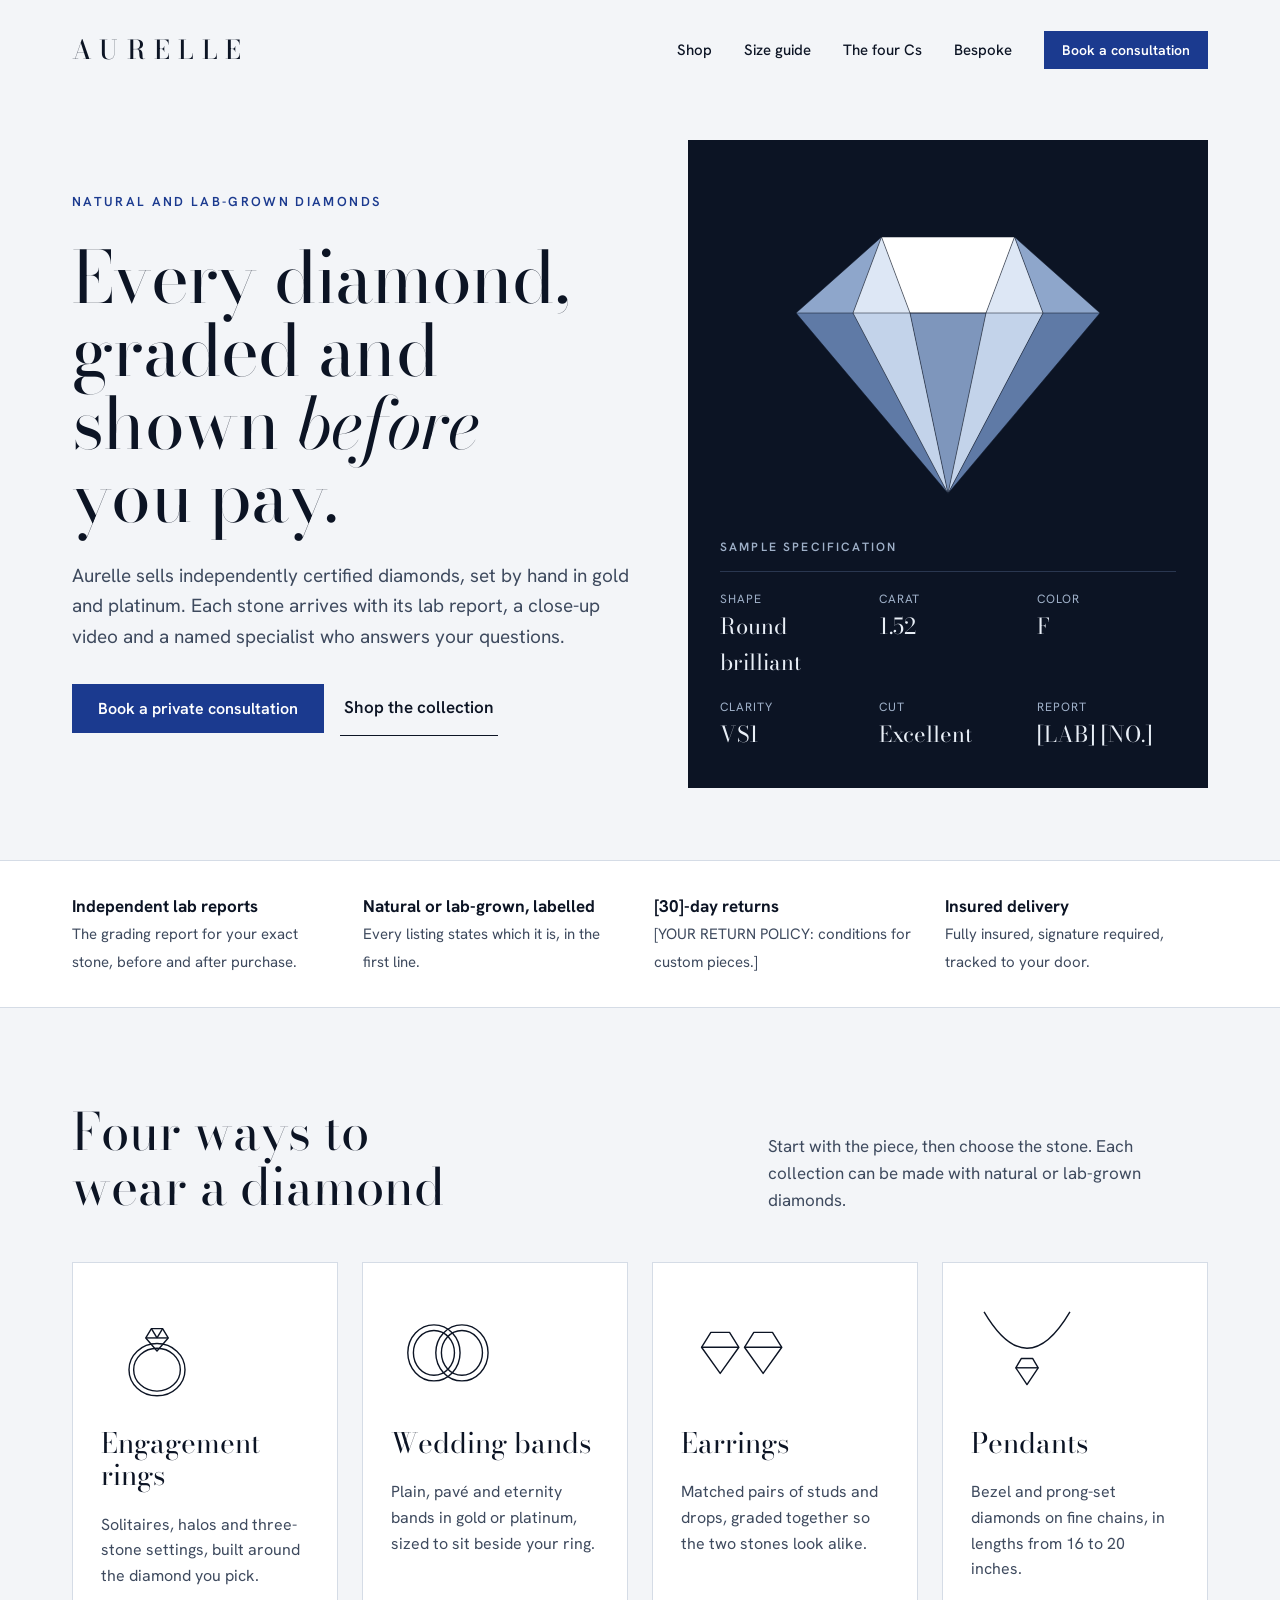
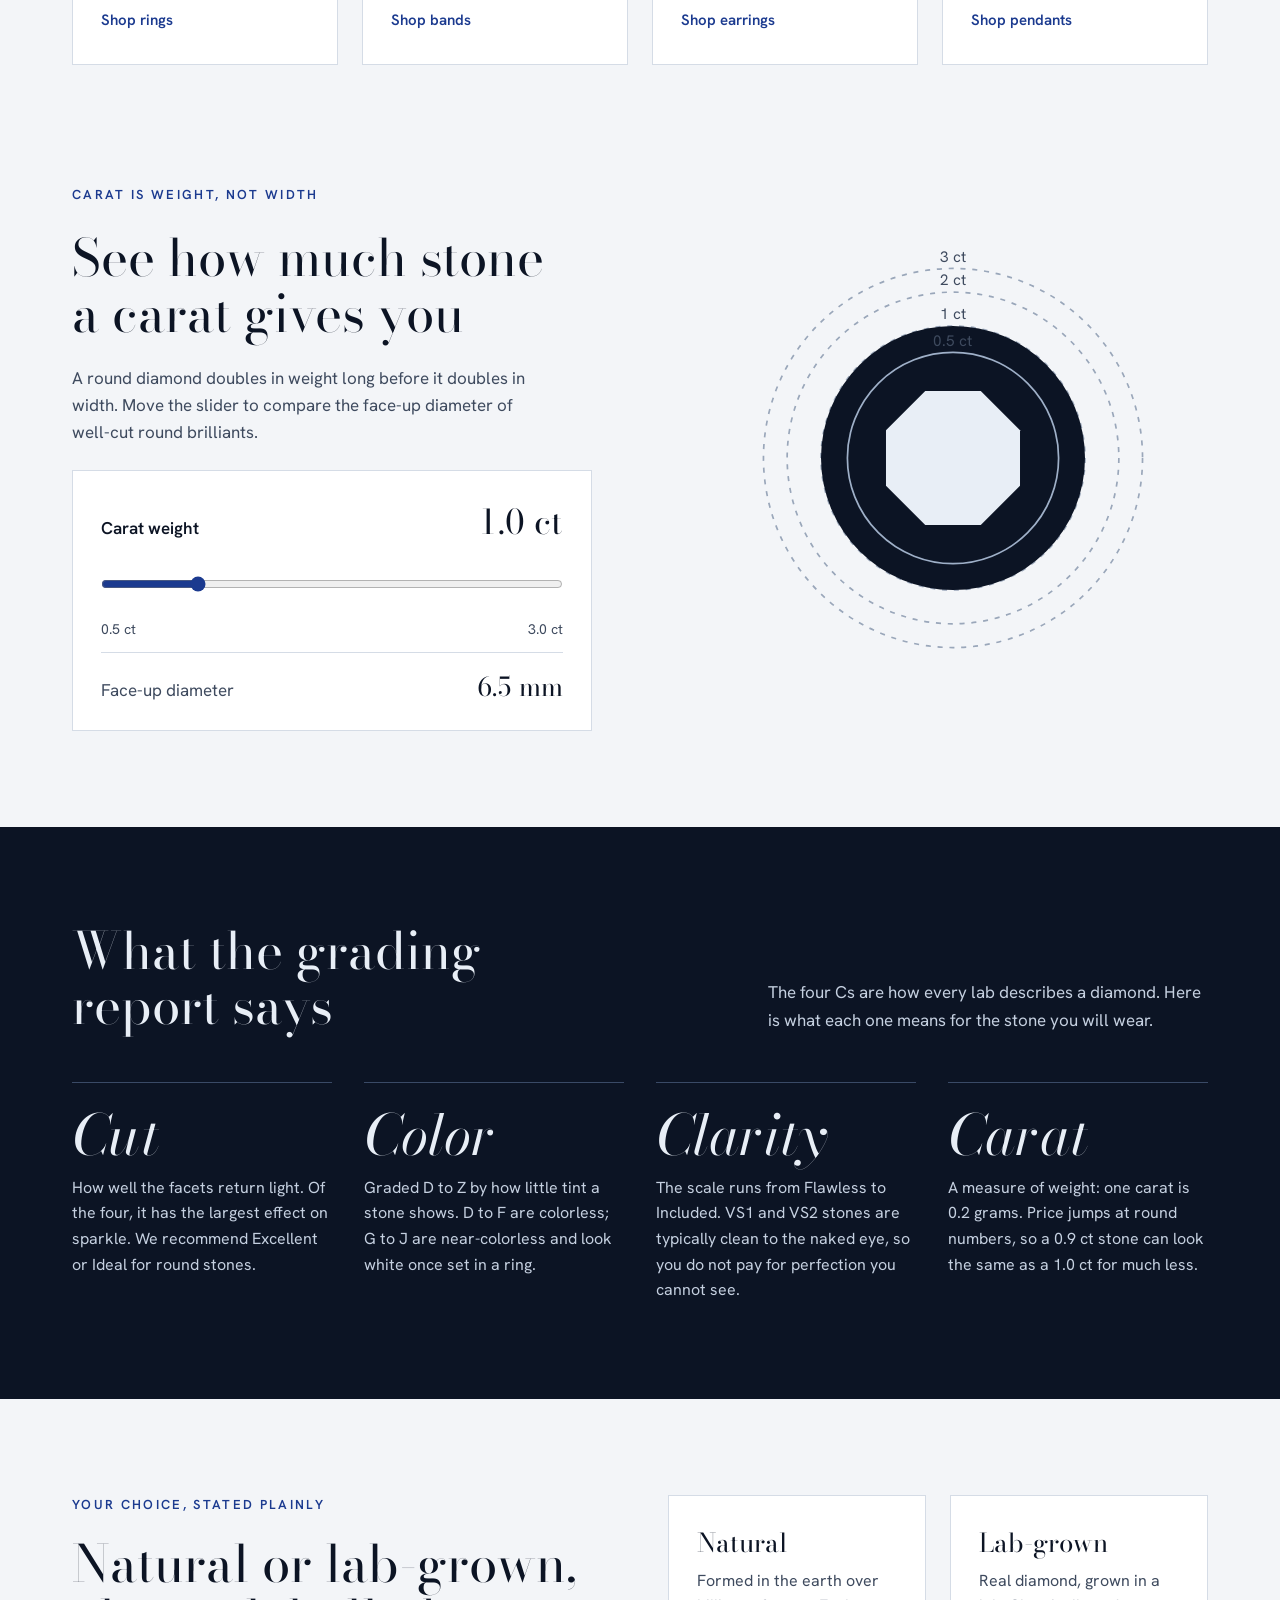
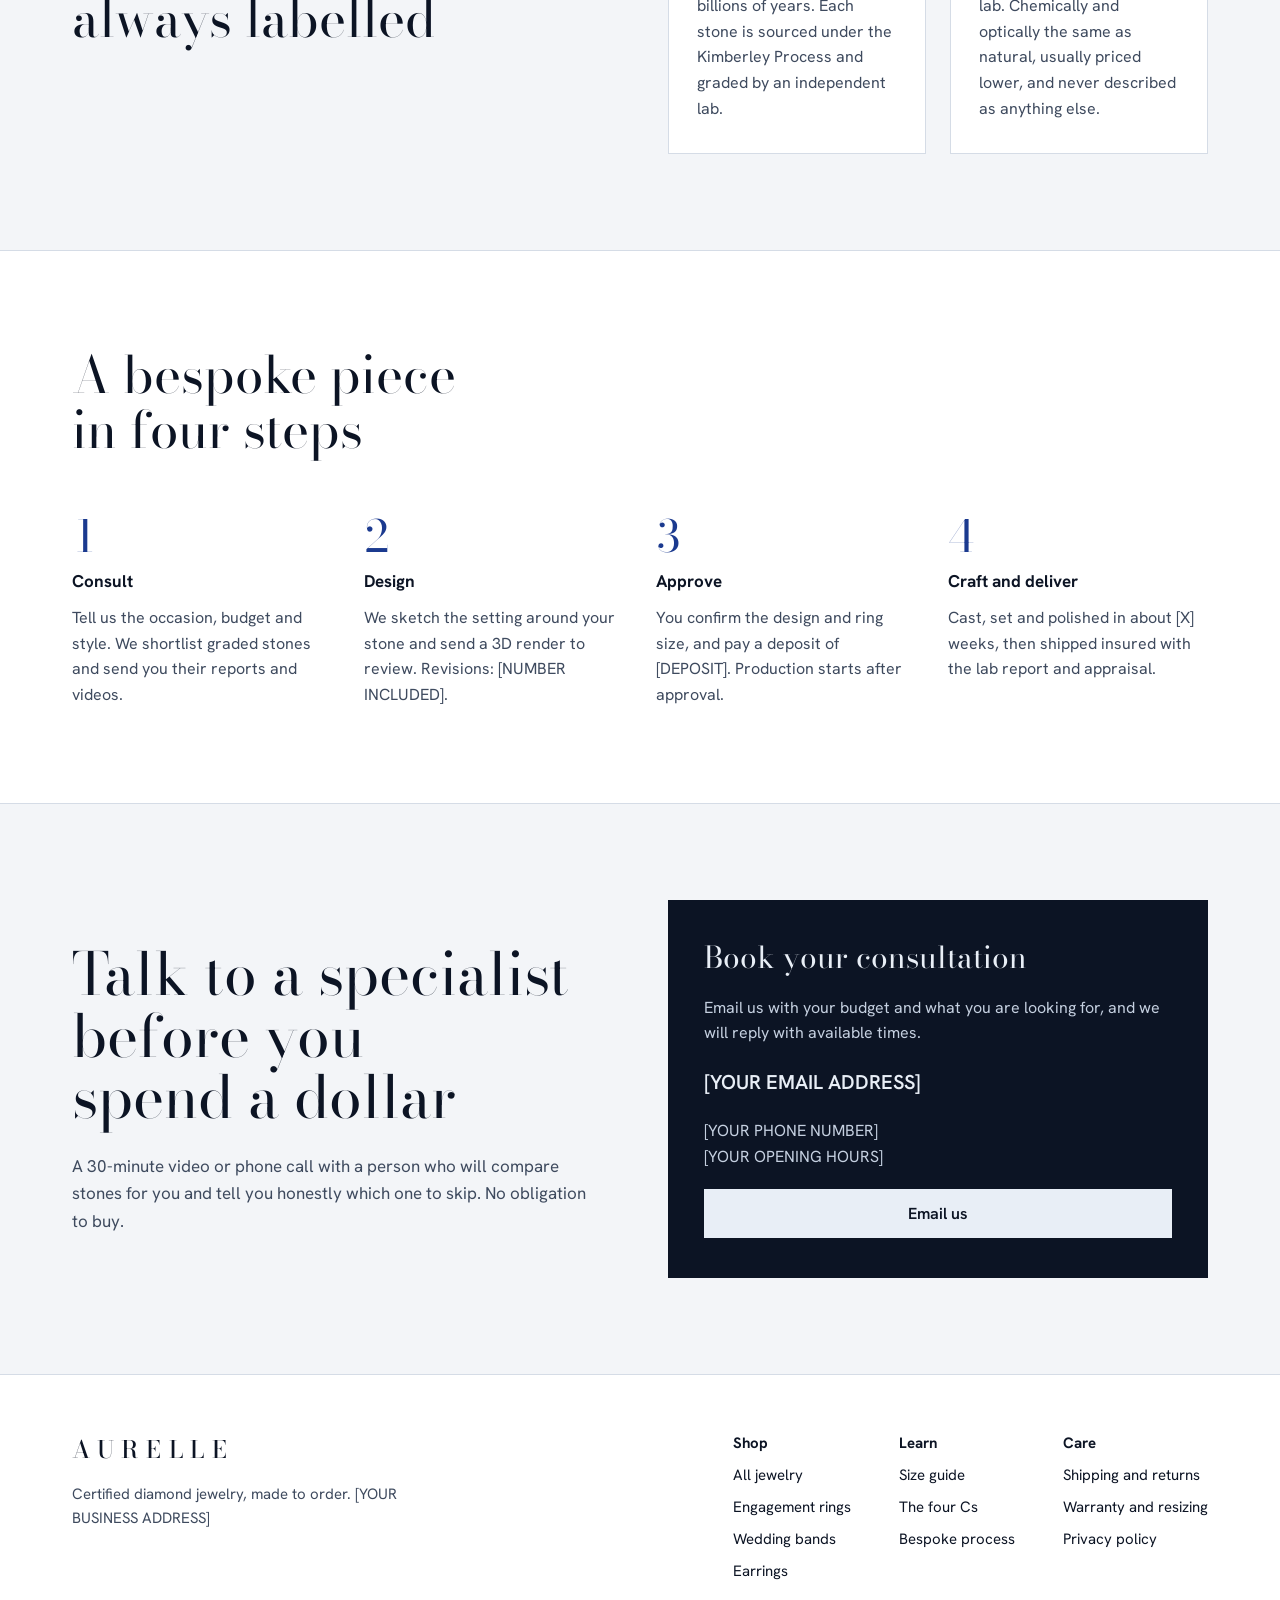
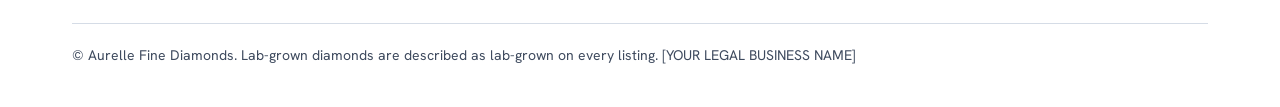
<file: index.html>
<!DOCTYPE html>
<html lang="en">
<head>
<meta charset="utf-8">
<meta name="viewport" content="width=device-width, initial-scale=1">
<title>Aurelle Fine Diamonds</title>
<meta name="description" content="Independently certified natural and lab-grown diamonds, set by hand. Every stone shown and graded before you pay.">
<link rel="preconnect" href="https://fonts.googleapis.com">
<link rel="preconnect" href="https://fonts.gstatic.com" crossorigin>
<link href="https://fonts.googleapis.com/css2?family=Bodoni+Moda:ital,opsz,wght@0,6..96,400;0,6..96,500;0,6..96,600;1,6..96,400&family=Hanken+Grotesk:wght@400;500;600&display=swap" rel="stylesheet">
<link rel="stylesheet" href="styles.css">
</head>
<body data-page="home">
<div id="site-header"></div>

<main>
<!-- HERO -->
<div class="wrap">
  <div class="hero">
    <div class="hero-copy">
      <div class="eyebrow">Natural and lab-grown diamonds</div>
      <h1>Every diamond, graded and shown <em>before</em> you pay.</h1>
      <p class="lede">Aurelle sells independently certified diamonds, set by hand in gold and platinum. Each stone arrives with its lab report, a close-up video and a named specialist who answers your questions.</p>
      <div class="row">
        <a class="btn" href="#consult">Book a private consultation</a>
        <a class="link" href="products.html">Shop the collection</a>
      </div>
    </div>
    <div class="hero-panel">
      <div class="gem">
        <svg viewBox="0 0 400 360" role="img" aria-label="Round brilliant diamond, side view">
          <polygon points="40,140 130,60 100,140" fill="#8EA6CB"/>
          <polygon points="100,140 130,60 160,140" fill="#DDE7F5"/>
          <polygon points="130,60 270,60 240,140 160,140" fill="#FFFFFF"/>
          <polygon points="240,140 270,60 300,140" fill="#DDE7F5"/>
          <polygon points="300,140 270,60 360,140" fill="#8EA6CB"/>
          <polygon points="40,140 100,140 200,330" fill="#5F7AA6"/>
          <polygon points="100,140 160,140 200,330" fill="#C3D3EA"/>
          <polygon points="160,140 240,140 200,330" fill="#7E96BC"/>
          <polygon points="240,140 300,140 200,330" fill="#C3D3EA"/>
          <polygon points="300,140 360,140 200,330" fill="#5F7AA6"/>
          <g fill="none" stroke="#0C1424" stroke-opacity=".55" stroke-width="1" stroke-linejoin="round">
            <polygon points="40,140 130,60 270,60 360,140 200,330"/>
            <line x1="40" y1="140" x2="360" y2="140"/>
            <line x1="100" y1="140" x2="130" y2="60"/><line x1="160" y1="140" x2="130" y2="60"/>
            <line x1="240" y1="140" x2="270" y2="60"/><line x1="300" y1="140" x2="270" y2="60"/>
            <line x1="100" y1="140" x2="200" y2="330"/><line x1="160" y1="140" x2="200" y2="330"/>
            <line x1="240" y1="140" x2="200" y2="330"/><line x1="300" y1="140" x2="200" y2="330"/>
            <line x1="160" y1="140" x2="240" y2="140"/>
          </g>
        </svg>
      </div>
      <div class="spec">
        <small>Sample specification</small>
        <dl>
          <div><dt>Shape</dt><dd>Round brilliant</dd></div>
          <div><dt>Carat</dt><dd>1.52</dd></div>
          <div><dt>Color</dt><dd>F</dd></div>
          <div><dt>Clarity</dt><dd>VS1</dd></div>
          <div><dt>Cut</dt><dd>Excellent</dd></div>
          <div><dt>Report</dt><dd>[LAB] [NO.]</dd></div>
        </dl>
      </div>
    </div>
  </div>
</div>

<!-- TRUST STRIP -->
<div class="strip"><div class="wrap">
  <div><strong>Independent lab reports</strong><span>The grading report for your exact stone, before and after purchase.</span></div>
  <div><strong>Natural or lab-grown, labelled</strong><span>Every listing states which it is, in the first line.</span></div>
  <div><strong>[30]-day returns</strong><span>[YOUR RETURN POLICY: conditions for custom pieces.]</span></div>
  <div><strong>Insured delivery</strong><span>Fully insured, signature required, tracked to your door.</span></div>
</div></div>

<!-- COLLECTIONS -->
<section id="collections"><div class="wrap">
  <div class="head">
    <h2 style="max-width:16ch">Four ways to wear a diamond</h2>
    <p>Start with the piece, then choose the stone. Each collection can be made with natural or lab-grown diamonds.</p>
  </div>
  <div class="grid">
    <a class="card" href="products.html?cat=rings">
      <svg viewBox="0 0 120 120" role="img" aria-label="Solitaire ring"><g fill="none" stroke="#0C1424" stroke-width="1.5" stroke-linejoin="round"><ellipse cx="60" cy="80" rx="30" ry="28"/><ellipse cx="60" cy="80" rx="25" ry="23"/><polygon points="48,46 54,36 66,36 72,46 60,60"/><line x1="48" y1="46" x2="72" y2="46"/><line x1="54" y1="36" x2="60" y2="46"/><line x1="66" y1="36" x2="60" y2="46"/></g></svg>
      <h3>Engagement rings</h3><p>Solitaires, halos and three-stone settings, built around the diamond you pick.</p><div class="price">Shop rings</div>
    </a>
    <a class="card" href="products.html?cat=bands">
      <svg viewBox="0 0 120 120" role="img" aria-label="Wedding bands"><g fill="none" stroke="#0C1424" stroke-width="1.5"><ellipse cx="46" cy="62" rx="28" ry="30"/><ellipse cx="46" cy="62" rx="22" ry="24"/><ellipse cx="76" cy="62" rx="28" ry="30"/><ellipse cx="76" cy="62" rx="22" ry="24"/></g></svg>
      <h3>Wedding bands</h3><p>Plain, pavé and eternity bands in gold or platinum, sized to sit beside your ring.</p><div class="price">Shop bands</div>
    </a>
    <a class="card" href="products.html?cat=earrings">
      <svg viewBox="0 0 120 120" role="img" aria-label="Diamond stud earrings"><g fill="none" stroke="#0C1424" stroke-width="1.5" stroke-linejoin="round"><polygon points="22,56 32,40 52,40 62,56 42,84"/><line x1="22" y1="56" x2="62" y2="56"/><polygon points="68,56 78,40 98,40 108,56 88,84"/><line x1="68" y1="56" x2="108" y2="56"/></g></svg>
      <h3>Earrings</h3><p>Matched pairs of studs and drops, graded together so the two stones look alike.</p><div class="price">Shop earrings</div>
    </a>
    <a class="card" href="products.html?cat=pendants">
      <svg viewBox="0 0 120 120" role="img" aria-label="Diamond pendant"><g fill="none" stroke="#0C1424" stroke-width="1.5" stroke-linejoin="round"><path d="M14,18 Q60,96 106,18"/><polygon points="48,78 54,68 66,68 72,78 60,96"/><line x1="48" y1="78" x2="72" y2="78"/></g></svg>
      <h3>Pendants</h3><p>Bezel and prong-set diamonds on fine chains, in lengths from 16 to 20 inches.</p><div class="price">Shop pendants</div>
    </a>
  </div>
</div></section>

<!-- SIZE GUIDE -->
<section id="size" style="padding-top:24px"><div class="wrap">
  <div class="sizer">
    <div class="sizer-copy">
      <div class="eyebrow">Carat is weight, not width</div>
      <h2>See how much stone a carat gives you</h2>
      <p>A round diamond doubles in weight long before it doubles in width. Move the slider to compare the face-up diameter of well-cut round brilliants.</p>
      <div class="panel">
        <label for="carat"><span>Carat weight</span><span class="big"><span id="caratText">1.0</span> ct</span></label>
        <input id="carat" type="range" min="0.5" max="3" step="0.1" value="1">
        <div class="scale"><span>0.5 ct</span><span>3.0 ct</span></div>
        <div class="readout"><span>Face-up diameter</span><b><span id="mmText">6.5</span> mm</b></div>
      </div>
    </div>
    <div class="sizer-viz">
      <svg viewBox="0 0 260 260" role="img" aria-label="Relative diameters of round diamonds from 0.5 to 3 carat">
        <g fill="none" stroke="#9AA7BA" stroke-width="1" stroke-dasharray="3 4">
          <circle cx="130" cy="130" r="62"/><circle cx="130" cy="130" r="78"/>
          <circle cx="130" cy="130" r="98"/><circle cx="130" cy="130" r="112"/>
        </g>
        <circle id="gemOuter" cx="130" cy="130" r="78" fill="#0C1424"/>
        <circle id="gemInner" cx="130" cy="130" r="62" fill="none" stroke="#9FB0C8" stroke-width="1"/>
        <polygon id="gemTable" points="" fill="#E8EEF6"/>
        <g font-size="9" fill="#3E4A5E" font-family="'Hanken Grotesk',system-ui,sans-serif" text-anchor="middle">
          <text x="130" y="64">0.5 ct</text><text x="130" y="48">1 ct</text><text x="130" y="28">2 ct</text><text x="130" y="14">3 ct</text>
        </g>
      </svg>
    </div>
  </div>
</div></section>

<!-- FOUR Cs -->
<section id="fourcs" class="dark"><div class="wrap">
  <div class="head">
    <h2 style="max-width:14ch">What the grading report says</h2>
    <p>The four Cs are how every lab describes a diamond. Here is what each one means for the stone you will wear.</p>
  </div>
  <div class="cs">
    <div><h3>Cut</h3><p>How well the facets return light. Of the four, it has the largest effect on sparkle. We recommend Excellent or Ideal for round stones.</p></div>
    <div><h3>Color</h3><p>Graded D to Z by how little tint a stone shows. D to F are colorless; G to J are near-colorless and look white once set in a ring.</p></div>
    <div><h3>Clarity</h3><p>The scale runs from Flawless to Included. VS1 and VS2 stones are typically clean to the naked eye, so you do not pay for perfection you cannot see.</p></div>
    <div><h3>Carat</h3><p>A measure of weight: one carat is 0.2 grams. Price jumps at round numbers, so a 0.9 ct stone can look the same as a 1.0 ct for much less.</p></div>
  </div>
</div></section>

<!-- NATURAL VS LAB -->
<section><div class="wrap">
  <div class="two">
    <div style="display:flex;flex-direction:column;gap:20px">
      <div class="eyebrow">Your choice, stated plainly</div>
      <h2>Natural or lab-grown, always labelled</h2>
    </div>
    <div class="grid">
      <div class="card" style="gap:10px"><h3 style="font-size:26px">Natural</h3><p>Formed in the earth over billions of years. Each stone is sourced under the Kimberley Process and graded by an independent lab.</p></div>
      <div class="card" style="gap:10px"><h3 style="font-size:26px">Lab-grown</h3><p>Real diamond, grown in a lab. Chemically and optically the same as natural, usually priced lower, and never described as anything else.</p></div>
    </div>
  </div>
</div></section>

<!-- BESPOKE -->
<section id="bespoke" class="band"><div class="wrap">
  <h2 style="max-width:18ch;margin-bottom:56px">A bespoke piece in four steps</h2>
  <div class="steps">
    <div><b class="n">1</b><strong>Consult</strong><p>Tell us the occasion, budget and style. We shortlist graded stones and send you their reports and videos.</p></div>
    <div><b class="n">2</b><strong>Design</strong><p>We sketch the setting around your stone and send a 3D render to review. Revisions: [NUMBER INCLUDED].</p></div>
    <div><b class="n">3</b><strong>Approve</strong><p>You confirm the design and ring size, and pay a deposit of [DEPOSIT]. Production starts after approval.</p></div>
    <div><b class="n">4</b><strong>Craft and deliver</strong><p>Cast, set and polished in about [X] weeks, then shipped insured with the lab report and appraisal.</p></div>
  </div>
</div></section>

<!-- CONSULT -->
<section id="consult"><div class="wrap">
  <div class="consult">
    <div style="display:flex;flex-direction:column;gap:24px">
      <h2 style="font-size:clamp(2.4rem,4.6vw,4rem);line-height:1.05">Talk to a specialist before you spend a dollar</h2>
      <p class="lede" style="font-size:17px">A 30-minute video or phone call with a person who will compare stones for you and tell you honestly which one to skip. No obligation to buy.</p>
    </div>
    <div class="consult-box">
      <h3>Book your consultation</h3>
      <p>Email us with your budget and what you are looking for, and we will reply with available times.</p>
      <div style="font-size:20px;font-weight:600">[YOUR EMAIL ADDRESS]</div>
      <p>[YOUR PHONE NUMBER]<br>[YOUR OPENING HOURS]</p>
      <a class="btn light" href="mailto:hello@yourdomain.com?subject=Consultation%20request">Email us</a>
    </div>
  </div>
</div></section>
</main>

<div id="site-footer"></div>
<script src="partials.js"></script>
<script src="home.js"></script>
</body>
</html>
</file>
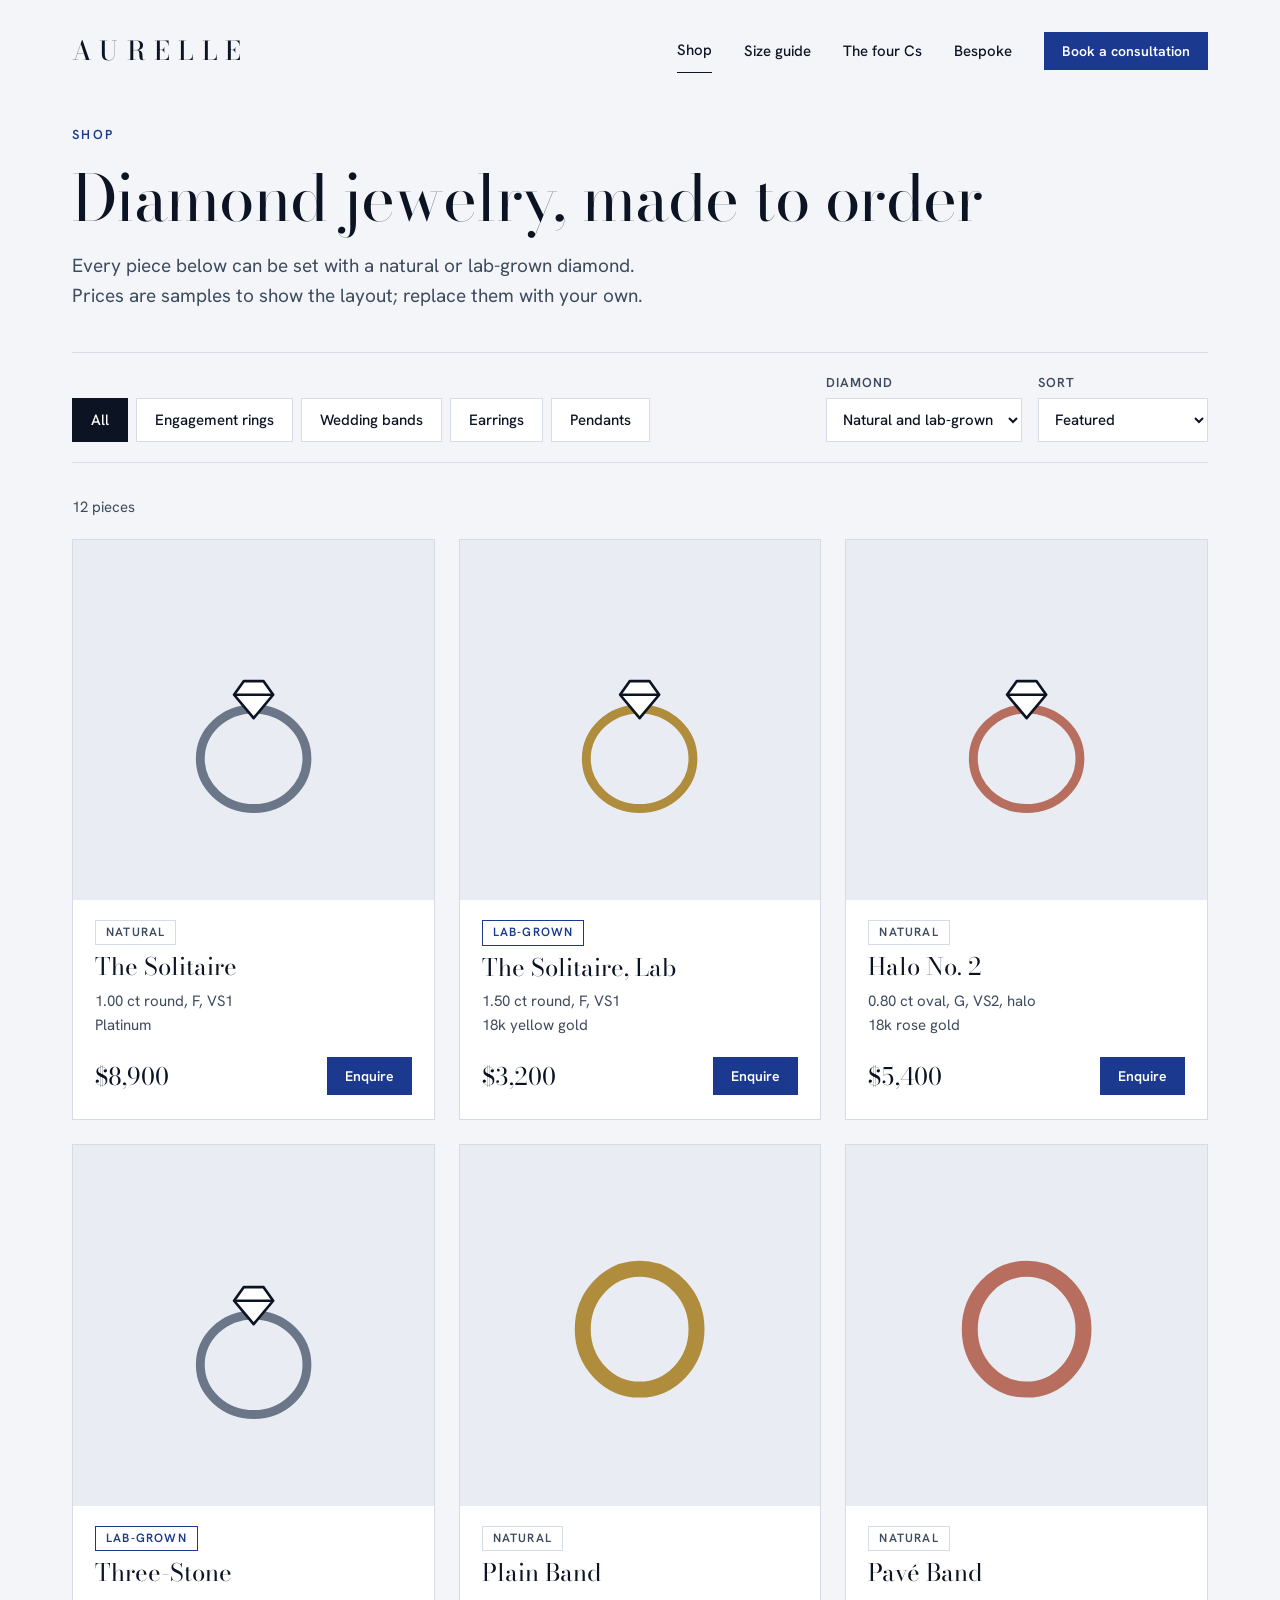
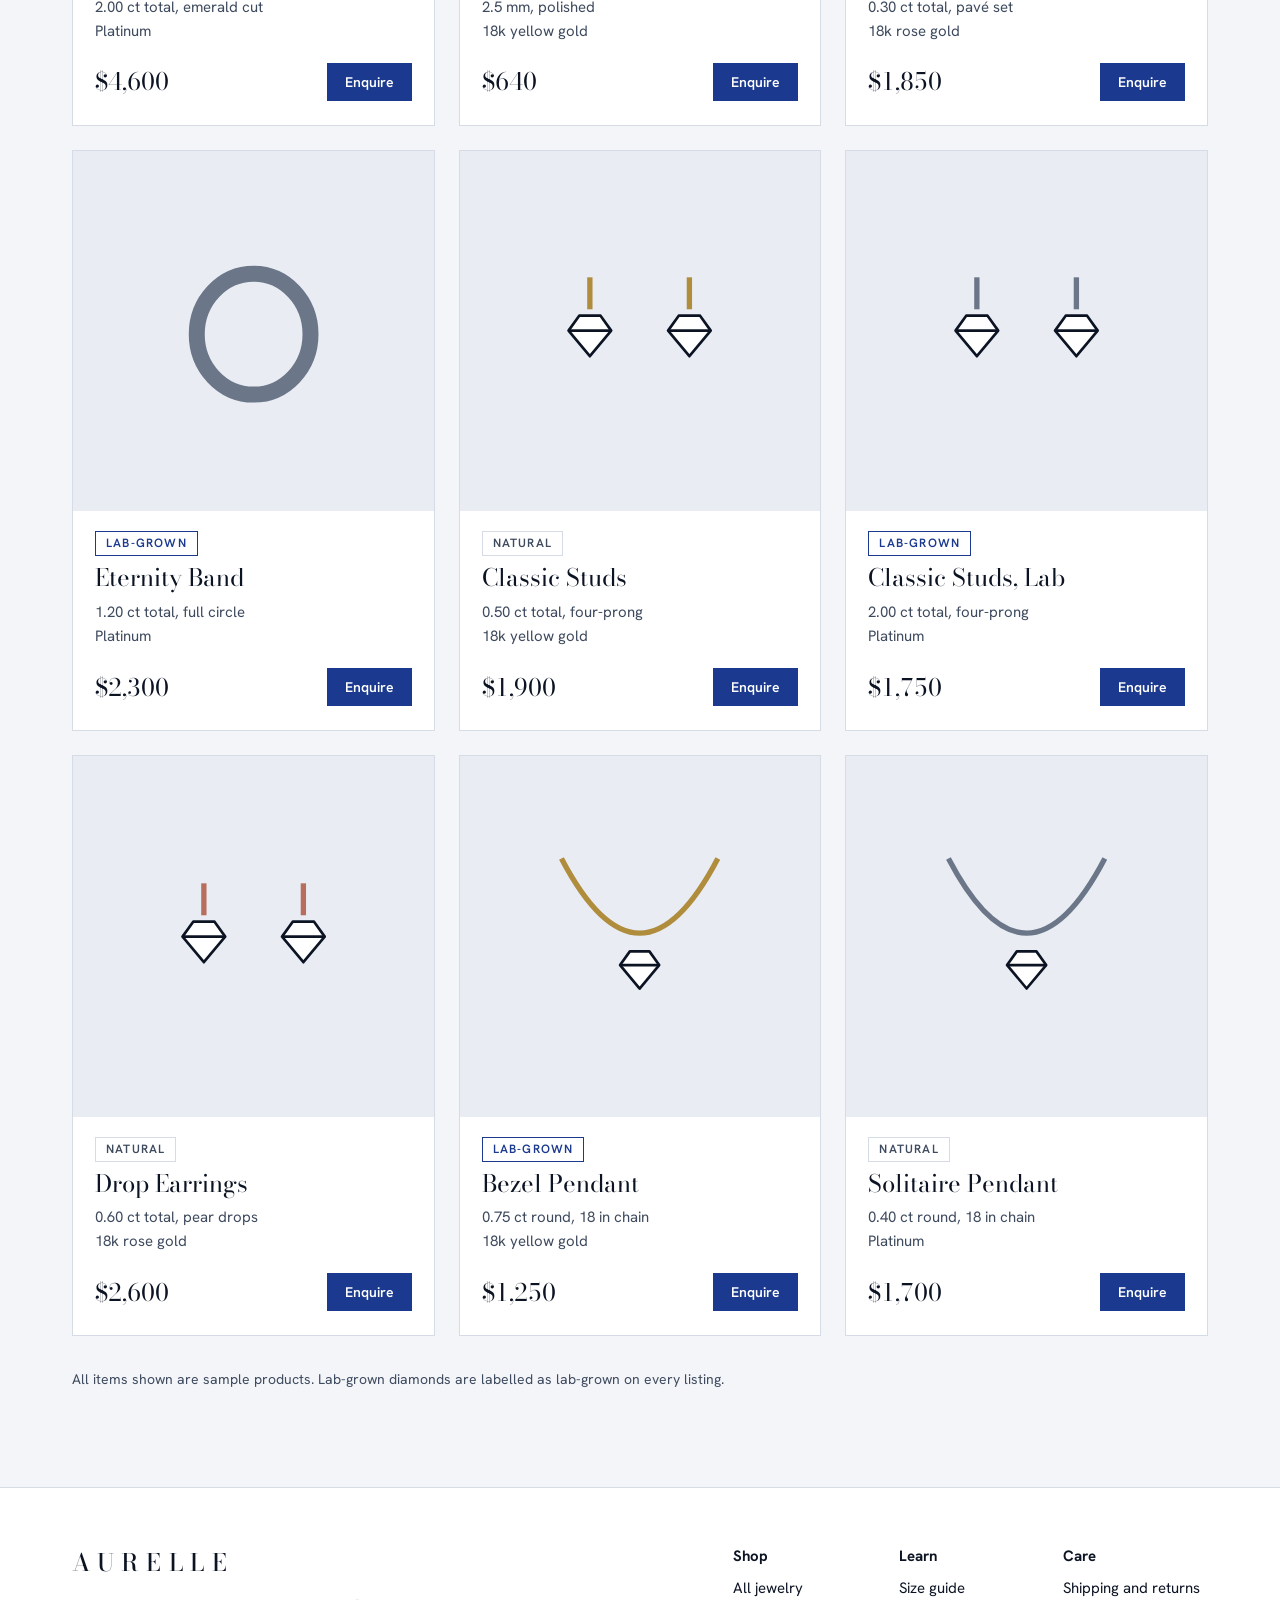
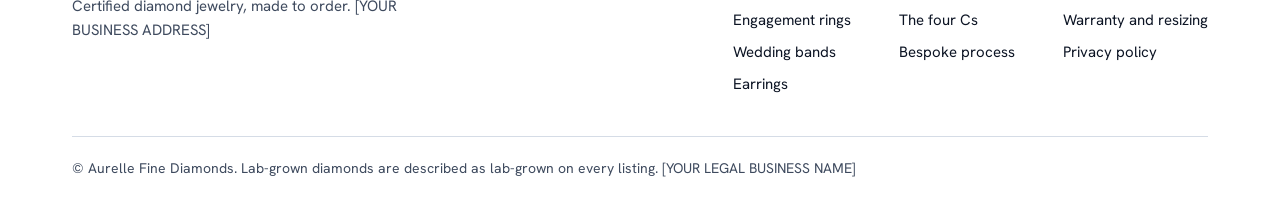
<file: products.html>
<!DOCTYPE html>
<html lang="en">
<head>
<meta charset="utf-8">
<meta name="viewport" content="width=device-width, initial-scale=1">
<title>Shop diamond jewelry | Aurelle</title>
<meta name="description" content="Engagement rings, wedding bands, earrings and pendants with certified natural and lab-grown diamonds.">
<link rel="preconnect" href="https://fonts.googleapis.com">
<link rel="preconnect" href="https://fonts.gstatic.com" crossorigin>
<link href="https://fonts.googleapis.com/css2?family=Bodoni+Moda:ital,opsz,wght@0,6..96,400;0,6..96,500;0,6..96,600;1,6..96,400&family=Hanken+Grotesk:wght@400;500;600&display=swap" rel="stylesheet">
<link rel="stylesheet" href="styles.css">
</head>
<body data-page="products">
<div id="site-header"></div>

<main class="wrap">
  <div class="page-head">
    <div class="eyebrow">Shop</div>
    <h1 style="font-size:clamp(2.4rem,5vw,4.2rem)">Diamond jewelry, made to order</h1>
    <p class="lede">Every piece below can be set with a natural or lab-grown diamond. Prices are samples to show the layout; replace them with your own.</p>
  </div>

  <div class="toolbar">
    <div class="chips" role="group" aria-label="Filter by category" id="chips">
      <button class="chip" type="button" data-cat="all" aria-pressed="true">All</button>
      <button class="chip" type="button" data-cat="rings" aria-pressed="false">Engagement rings</button>
      <button class="chip" type="button" data-cat="bands" aria-pressed="false">Wedding bands</button>
      <button class="chip" type="button" data-cat="earrings" aria-pressed="false">Earrings</button>
      <button class="chip" type="button" data-cat="pendants" aria-pressed="false">Pendants</button>
    </div>
    <div class="selects">
      <label for="type">Diamond
        <select id="type"><option value="all">Natural and lab-grown</option><option value="natural">Natural</option><option value="lab">Lab-grown</option></select>
      </label>
      <label for="sort">Sort
        <select id="sort"><option value="featured">Featured</option><option value="low">Price: low to high</option><option value="high">Price: high to low</option></select>
      </label>
    </div>
  </div>

  <div class="count" id="count" aria-live="polite"></div>
  <div class="products" id="products"></div>
  <p class="note">All items shown are sample products. Lab-grown diamonds are labelled as lab-grown on every listing.</p>
</main>

<div id="site-footer" style="margin-top:96px"></div>
<script src="partials.js"></script>
<script src="products.js"></script>
</body>
</html>
</file>
<file: styles.css>
/* Aurelle Fine Diamonds - shared styles */
:root{
  --ground:#F3F5F8; --surface:#FFFFFF; --ink:#0C1424; --muted:#3E4A5E;
  --line:#D5DCE6; --accent:#1B3A8F; --ice:#E8EEF6; --ice-muted:#C5D0E0;
  --display:'Bodoni Moda',Didot,'Bodoni 72',Georgia,serif;
  --body:'Hanken Grotesk',system-ui,-apple-system,'Segoe UI',sans-serif;
}
*{box-sizing:border-box}
html{scroll-behavior:smooth}
body{margin:0;background:var(--ground);color:var(--ink);font-family:var(--body);font-size:17px;line-height:1.6}
a{color:inherit;text-decoration:none}
img,svg{max-width:100%}
:focus-visible{outline:3px solid var(--accent);outline-offset:3px}
.wrap{max-width:1200px;margin:0 auto;padding:0 32px}
.eyebrow{font-size:13px;font-weight:600;letter-spacing:.18em;text-transform:uppercase;color:var(--accent)}
h1,h2,h3{font-family:var(--display);font-weight:400;margin:0;text-wrap:balance}
h1{font-size:clamp(2.7rem,5.6vw,5rem);line-height:1.02;letter-spacing:-.01em}
h2{font-size:clamp(2.2rem,4vw,3.4rem);line-height:1.08}
p{margin:0}
.lede{color:var(--muted);font-size:19px;max-width:52ch}

/* nav */
.nav{display:flex;flex-wrap:wrap;align-items:center;justify-content:space-between;gap:20px;padding:28px 0}
.logo{font-family:var(--display);font-size:26px;letter-spacing:.32em;font-weight:500;text-transform:uppercase}
.nav nav{display:flex;flex-wrap:wrap;align-items:center;gap:8px 32px;font-size:15px;font-weight:500}
.nav nav a{padding:10px 0}
.nav nav a:hover,.link:hover{color:var(--accent)}
.nav nav a[aria-current="page"]{border-bottom:1px solid var(--ink)}

/* buttons */
.btn{display:inline-block;background:var(--accent);color:#fff;padding:14px 26px;font:600 16px var(--body);border:0;cursor:pointer;text-align:center}
.btn:hover{opacity:.88}
.btn.light{background:var(--ice);color:var(--ink)}
.btn.small{padding:10px 18px;font-size:14px}
.link{padding:14px 4px;font-weight:600;border-bottom:1px solid var(--ink)}
.row{display:flex;flex-wrap:wrap;gap:16px;align-items:center}

/* hero */
.hero{display:flex;flex-wrap:wrap;align-items:stretch;gap:56px;padding:40px 0 72px}
.hero-copy{flex:1 1 460px;min-width:0;display:flex;flex-direction:column;justify-content:center;gap:28px}
.hero-panel{flex:1 1 420px;min-width:0;background:var(--ink);color:var(--ice)}
.hero-panel .gem{padding:40px 32px 8px;display:flex;justify-content:center}
.hero-panel .gem svg{width:100%;max-width:380px;height:auto}
.spec{padding:8px 32px 36px;display:flex;flex-direction:column;gap:14px}
.spec small{font-size:12px;font-weight:600;letter-spacing:.18em;text-transform:uppercase;color:#9FB0C8}
.spec dl{display:grid;grid-template-columns:repeat(auto-fit,minmax(min(120px,100%),1fr));gap:18px 20px;border-top:1px solid #2A3750;padding-top:18px;margin:0}
.spec dt{font-size:12px;color:#9FB0C8;letter-spacing:.08em;text-transform:uppercase}
.spec dd{margin:0;font-family:var(--display);font-size:22px}

/* strips and sections */
.strip{background:var(--surface);border-block:1px solid var(--line)}
.strip .wrap{padding-block:32px;display:grid;grid-template-columns:repeat(auto-fit,minmax(min(240px,100%),1fr));gap:28px}
.strip strong{display:block}
.strip span{font-size:15px;color:var(--muted)}
section{padding-block:96px}
.head{display:flex;flex-wrap:wrap;justify-content:space-between;align-items:flex-end;gap:20px;margin-bottom:48px}
.head p{max-width:44ch;color:var(--muted)}
.grid{display:grid;grid-template-columns:repeat(auto-fit,minmax(min(250px,100%),1fr));gap:24px}
.card{background:var(--surface);border:1px solid var(--line);padding:32px 28px;display:flex;flex-direction:column;gap:20px}
a.card:hover{border-color:var(--ink)}
.card svg{width:112px;height:112px}
.card h3{font-size:28px;line-height:1.15}
.card p{color:var(--muted);font-size:16px}
.price{margin-top:auto;font-weight:600;font-size:15px;color:var(--accent)}

/* size guide */
.sizer{display:flex;flex-wrap:wrap;align-items:center;gap:56px}
.sizer-copy{flex:1 1 440px;min-width:0;display:flex;flex-direction:column;gap:24px}
.sizer-copy p{color:var(--muted);max-width:48ch}
.panel{background:var(--surface);border:1px solid var(--line);padding:24px 28px;display:flex;flex-direction:column;gap:12px;max-width:520px}
.panel label{display:flex;justify-content:space-between;align-items:baseline;gap:16px;font-weight:600}
.big{font-family:var(--display);font-size:34px;font-variant-numeric:tabular-nums;font-weight:400}
.panel input[type=range]{width:100%;accent-color:var(--accent);height:44px;margin:0}
.scale{display:flex;justify-content:space-between;font-size:14px;color:var(--muted)}
.readout{border-top:1px solid var(--line);padding-top:14px;display:flex;justify-content:space-between;align-items:baseline;gap:16px;color:var(--muted)}
.readout b{font:400 26px var(--display);color:var(--ink);font-variant-numeric:tabular-nums}
.sizer-viz{flex:1 1 380px;min-width:0;display:flex;justify-content:center}
.sizer-viz svg{width:100%;max-width:440px;height:auto}

/* dark section */
.dark{background:var(--ink);color:var(--ice)}
.dark .head p{color:var(--ice-muted)}
.cs{display:grid;grid-template-columns:repeat(auto-fit,minmax(min(250px,100%),1fr));gap:40px 32px}
.cs div{border-top:1px solid #3A4A66;padding-top:24px;display:flex;flex-direction:column;gap:12px}
.cs h3{font-size:56px;line-height:1;font-style:italic}
.cs p{color:var(--ice-muted);font-size:16px}

.two{display:flex;flex-wrap:wrap;gap:56px;align-items:flex-start}
.two>*{flex:1 1 380px;min-width:0}
.two .grid{grid-template-columns:repeat(auto-fit,minmax(min(240px,100%),1fr))}

.steps{display:grid;grid-template-columns:repeat(auto-fit,minmax(min(250px,100%),1fr));gap:32px}
.steps div{display:flex;flex-direction:column;gap:10px}
.steps b.n{font:400 44px/1 var(--display);color:var(--accent);font-variant-numeric:tabular-nums}
.steps p{color:var(--muted);font-size:16px}
.band{background:var(--surface);border-block:1px solid var(--line)}

.consult{display:flex;flex-wrap:wrap;gap:56px;align-items:center}
.consult>*{flex:1 1 400px;min-width:0}
.consult-box{background:var(--ink);color:var(--ice);padding:40px 36px;display:flex;flex-direction:column;gap:20px}
.consult-box h3{font-size:30px;line-height:1.15}
.consult-box p{color:var(--ice-muted);font-size:16px}

footer{background:var(--surface);border-top:1px solid var(--line)}
footer .wrap{padding-block:56px 40px;display:flex;flex-direction:column;gap:40px}
.foot-top{display:flex;flex-wrap:wrap;justify-content:space-between;gap:40px}
.foot-cols{display:flex;flex-wrap:wrap;gap:48px;font-size:15px}
.foot-cols div{display:flex;flex-direction:column;gap:8px}
.legal{border-top:1px solid var(--line);padding-top:20px;color:var(--muted);font-size:14px}

/* products page */
.page-head{padding:24px 0 40px;display:flex;flex-direction:column;gap:20px}
.toolbar{display:flex;flex-wrap:wrap;gap:16px 24px;align-items:flex-end;justify-content:space-between;padding-block:20px;border-block:1px solid var(--line);margin-bottom:32px}
.chips{display:flex;flex-wrap:wrap;gap:8px}
.chip{background:var(--surface);border:1px solid var(--line);color:var(--ink);padding:10px 18px;min-height:44px;font:500 15px var(--body);cursor:pointer}
.chip:hover{border-color:var(--ink)}
.chip[aria-pressed="true"]{background:var(--ink);color:#fff;border-color:var(--ink)}
.selects{display:flex;flex-wrap:wrap;gap:16px}
.selects label{display:flex;flex-direction:column;gap:4px;font-size:13px;font-weight:600;letter-spacing:.08em;text-transform:uppercase;color:var(--muted)}
.selects select{min-height:44px;padding:0 12px;border:1px solid var(--line);background:var(--surface);font:500 15px var(--body);color:var(--ink);min-width:170px}
.count{color:var(--muted);font-size:15px;margin-bottom:20px}
.products{display:grid;grid-template-columns:repeat(auto-fill,minmax(min(270px,100%),1fr));gap:24px}
.product{background:var(--surface);border:1px solid var(--line);display:flex;flex-direction:column}
.product .art{background:#E9EDF3;display:flex;justify-content:center;align-items:center;padding:28px;aspect-ratio:1/1}
.product .art svg{width:70%;height:auto}
.product .info{padding:20px 22px 24px;display:flex;flex-direction:column;gap:8px;flex:1}
.tag{align-self:flex-start;font-size:12px;font-weight:600;letter-spacing:.1em;text-transform:uppercase;border:1px solid var(--line);padding:2px 10px;color:var(--muted)}
.tag.lab{color:var(--accent);border-color:var(--accent)}
.product h3{font-size:24px;line-height:1.15}
.product .meta{font-size:15px;color:var(--muted)}
.product .foot{margin-top:auto;display:flex;justify-content:space-between;align-items:center;gap:12px;padding-top:12px}
.product .amt{font:400 24px var(--display);font-variant-numeric:tabular-nums}
.note{margin-top:32px;font-size:14px;color:var(--muted)}
.empty{padding:48px 0;color:var(--muted)}
@media (prefers-reduced-motion:reduce){html{scroll-behavior:auto}}
</file>
